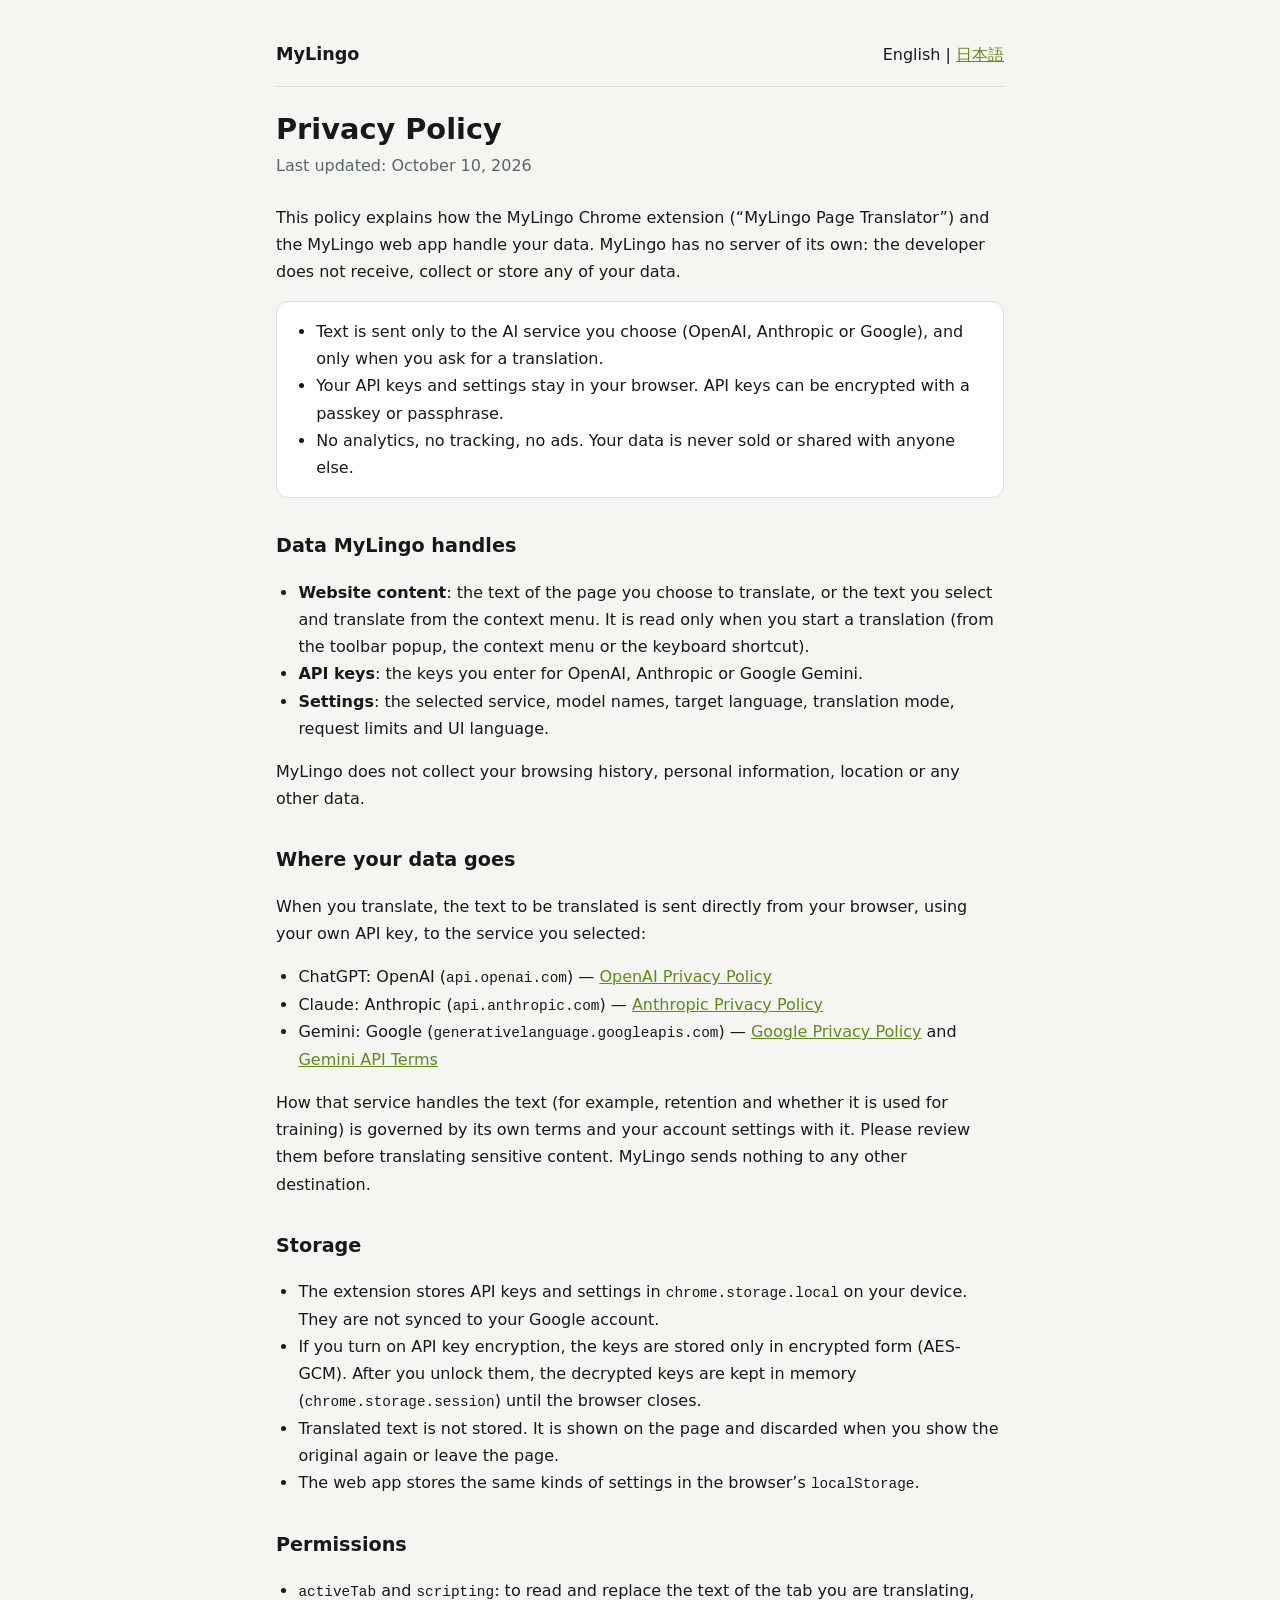
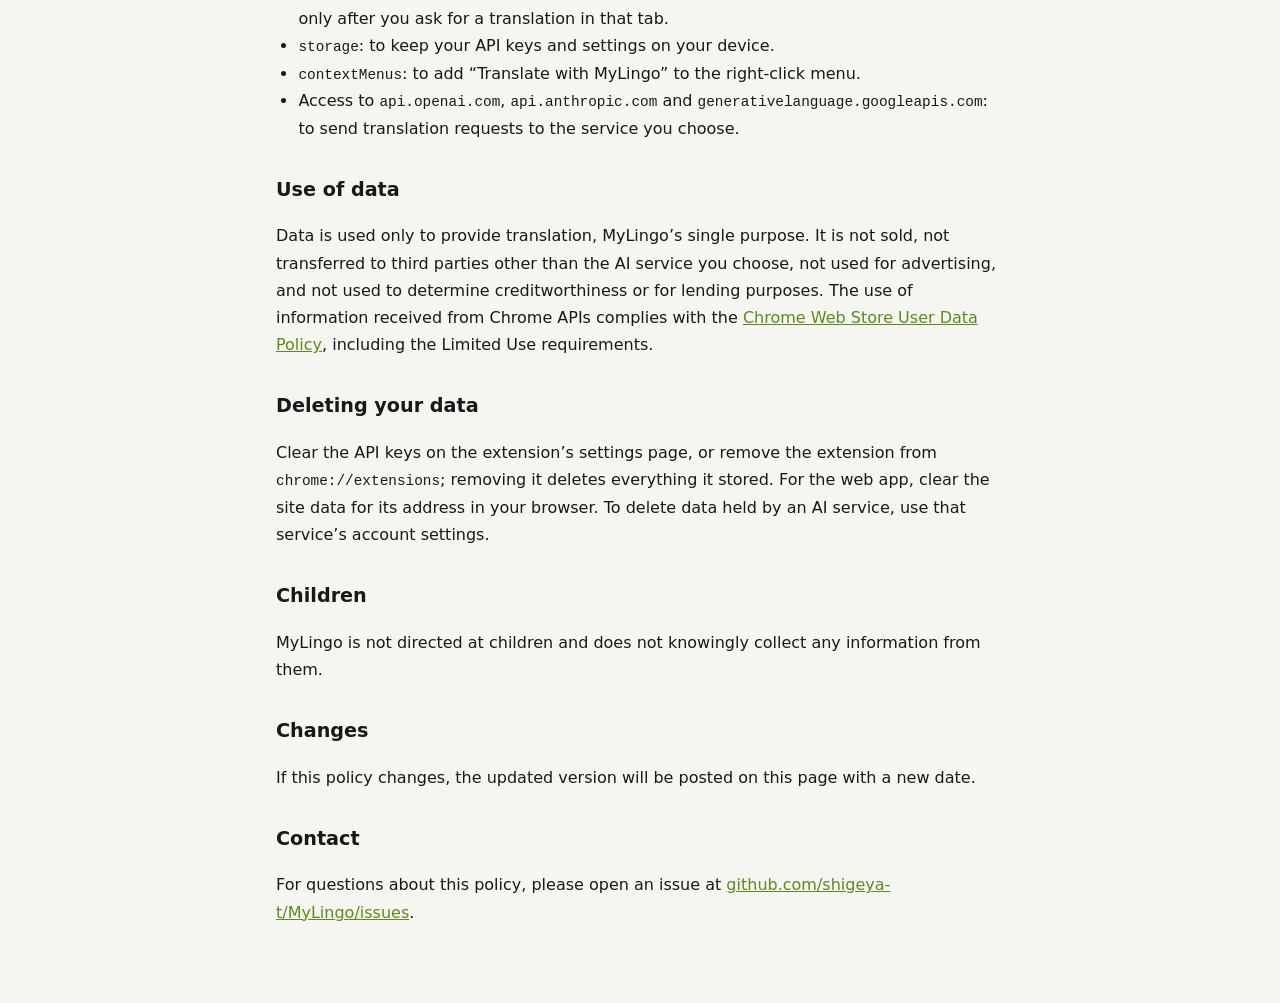
<file: docs/privacy/index.html>
<!doctype html>
<html lang="en">
  <head>
    <meta charset="UTF-8" />
    <meta name="viewport" content="width=device-width, initial-scale=1.0" />
    <title>MyLingo Privacy Policy</title>
    <link rel="alternate" hreflang="ja" href="ja.html" />
    <link rel="stylesheet" href="privacy.css" />
  </head>
  <body>
    <main>
      <header>
        <span class="brand">MyLingo</span>
        <nav>English | <a href="ja.html" lang="ja">日本語</a></nav>
      </header>

      <h1>Privacy Policy</h1>
      <p class="updated">Last updated: October 10, 2026</p>

      <p>This policy explains how the MyLingo Chrome extension (“MyLingo Page Translator”) and the MyLingo web app handle your data. MyLingo has no server of its own: the developer does not receive, collect or store any of your data.</p>

      <div class="summary">
        <ul>
          <li>Text is sent only to the AI service you choose (OpenAI, Anthropic or Google), and only when you ask for a translation.</li>
          <li>Your API keys and settings stay in your browser. API keys can be encrypted with a passkey or passphrase.</li>
          <li>No analytics, no tracking, no ads. Your data is never sold or shared with anyone else.</li>
        </ul>
      </div>

      <h2>Data MyLingo handles</h2>
      <ul>
        <li><strong>Website content</strong>: the text of the page you choose to translate, or the text you select and translate from the context menu. It is read only when you start a translation (from the toolbar popup, the context menu or the keyboard shortcut).</li>
        <li><strong>API keys</strong>: the keys you enter for OpenAI, Anthropic or Google Gemini.</li>
        <li><strong>Settings</strong>: the selected service, model names, target language, translation mode, request limits and UI language.</li>
      </ul>
      <p>MyLingo does not collect your browsing history, personal information, location or any other data.</p>

      <h2>Where your data goes</h2>
      <p>When you translate, the text to be translated is sent directly from your browser, using your own API key, to the service you selected:</p>
      <ul>
        <li>ChatGPT: OpenAI (<code>api.openai.com</code>) — <a href="https://openai.com/policies/privacy-policy/">OpenAI Privacy Policy</a></li>
        <li>Claude: Anthropic (<code>api.anthropic.com</code>) — <a href="https://www.anthropic.com/legal/privacy">Anthropic Privacy Policy</a></li>
        <li>Gemini: Google (<code>generativelanguage.googleapis.com</code>) — <a href="https://policies.google.com/privacy">Google Privacy Policy</a> and <a href="https://ai.google.dev/gemini-api/terms">Gemini API Terms</a></li>
      </ul>
      <p>How that service handles the text (for example, retention and whether it is used for training) is governed by its own terms and your account settings with it. Please review them before translating sensitive content. MyLingo sends nothing to any other destination.</p>

      <h2>Storage</h2>
      <ul>
        <li>The extension stores API keys and settings in <code>chrome.storage.local</code> on your device. They are not synced to your Google account.</li>
        <li>If you turn on API key encryption, the keys are stored only in encrypted form (AES-GCM). After you unlock them, the decrypted keys are kept in memory (<code>chrome.storage.session</code>) until the browser closes.</li>
        <li>Translated text is not stored. It is shown on the page and discarded when you show the original again or leave the page.</li>
        <li>The web app stores the same kinds of settings in the browser’s <code>localStorage</code>.</li>
      </ul>

      <h2>Permissions</h2>
      <ul>
        <li><code>activeTab</code> and <code>scripting</code>: to read and replace the text of the tab you are translating, only after you ask for a translation in that tab.</li>
        <li><code>storage</code>: to keep your API keys and settings on your device.</li>
        <li><code>contextMenus</code>: to add “Translate with MyLingo” to the right-click menu.</li>
        <li>Access to <code>api.openai.com</code>, <code>api.anthropic.com</code> and <code>generativelanguage.googleapis.com</code>: to send translation requests to the service you choose.</li>
      </ul>

      <h2>Use of data</h2>
      <p>Data is used only to provide translation, MyLingo’s single purpose. It is not sold, not transferred to third parties other than the AI service you choose, not used for advertising, and not used to determine creditworthiness or for lending purposes. The use of information received from Chrome APIs complies with the <a href="https://developer.chrome.com/docs/webstore/program-policies/policies">Chrome Web Store User Data Policy</a>, including the Limited Use requirements.</p>

      <h2>Deleting your data</h2>
      <p>Clear the API keys on the extension’s settings page, or remove the extension from <code>chrome://extensions</code>; removing it deletes everything it stored. For the web app, clear the site data for its address in your browser. To delete data held by an AI service, use that service’s account settings.</p>

      <h2>Children</h2>
      <p>MyLingo is not directed at children and does not knowingly collect any information from them.</p>

      <h2>Changes</h2>
      <p>If this policy changes, the updated version will be posted on this page with a new date.</p>

      <h2>Contact</h2>
      <p>For questions about this policy, please open an issue at <a href="https://github.com/shigeya-t/MyLingo/issues">github.com/shigeya-t/MyLingo/issues</a>.</p>
    </main>
  </body>
</html>
</file>
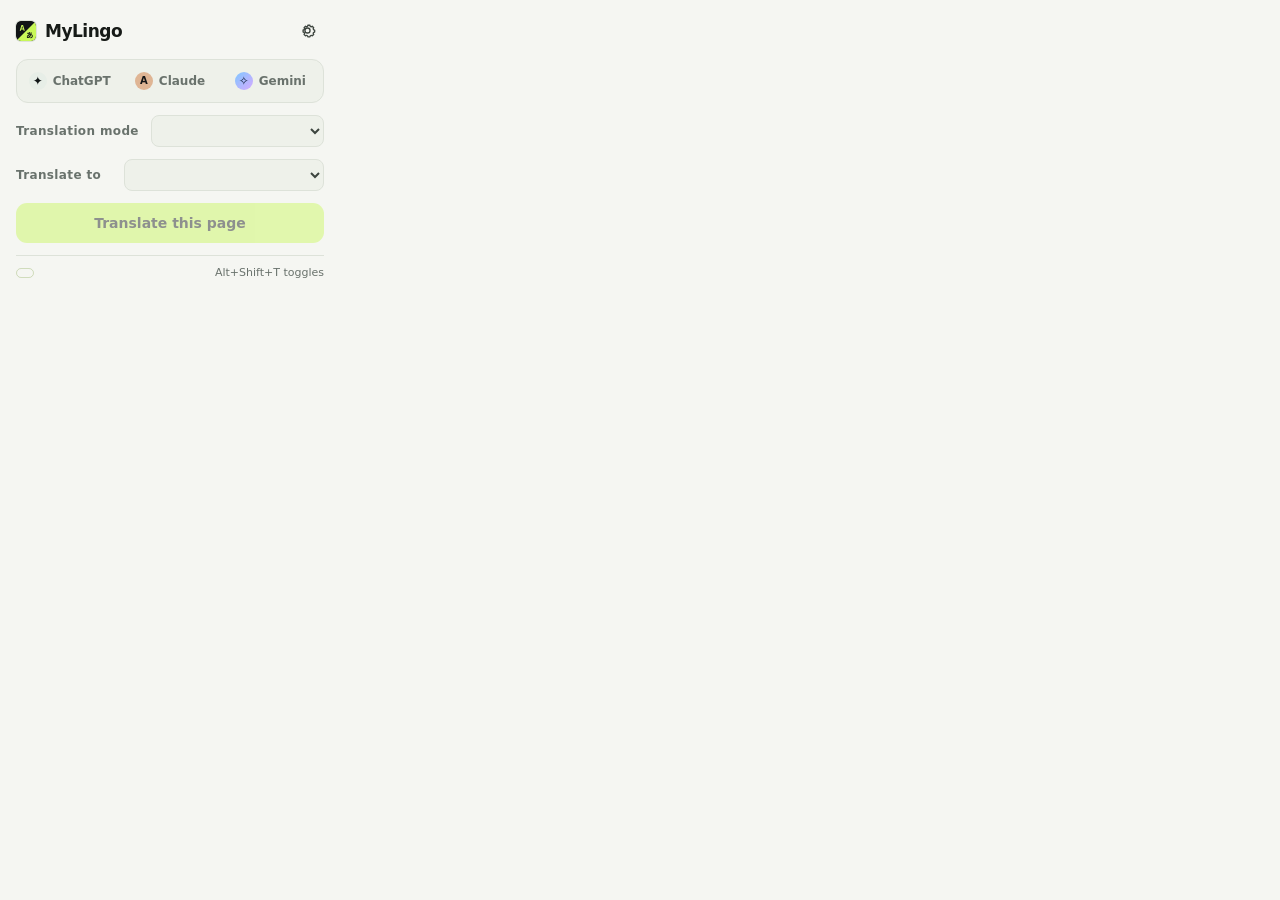
<file: extension/popup.html>
<!doctype html>
<html lang="en">
  <head>
    <meta charset="UTF-8" />
    <title>MyLingo</title>
    <link rel="stylesheet" href="ui.css" />
  </head>
  <body class="popup">
    <header class="topbar">
      <span class="brand"><img class="brand-mark" src="icons/icon.svg" alt="" />MyLingo</span>
      <div class="topbar-actions">
      <span id="langSwitch"></span>
      <button class="icon-button" id="openOptions" aria-label="Open settings" title="Settings" data-i18n-attr="aria-label:web.openSettings;title:web.settings">
        <svg viewBox="0 0 24 24" aria-hidden="true"><circle cx="12" cy="12" r="3.2"/><path d="M19.4 15a1.7 1.7 0 0 0 .34 1.88l.06.06-1.8 1.8-.06-.06a1.7 1.7 0 0 0-1.88-.34 1.7 1.7 0 0 0-1.03 1.56V20h-2.55v-.08A1.7 1.7 0 0 0 11.45 18.36a1.7 1.7 0 0 0-1.88.34l-.06.06-1.8-1.8.06-.06A1.7 1.7 0 0 0 8.1 15a1.7 1.7 0 0 0-1.56-1.03h-.08v-2.55h.08A1.7 1.7 0 0 0 8.1 10.4a1.7 1.7 0 0 0-.34-1.88L7.7 8.46l1.8-1.8.06.06a1.7 1.7 0 0 0 1.88.34 1.7 1.7 0 0 0 1.03-1.56v-.08h2.55v.08a1.7 1.7 0 0 0 1.03 1.56 1.7 1.7 0 0 0 1.88-.34l.06-.06 1.8 1.8-.06.06a1.7 1.7 0 0 0-.34 1.88 1.7 1.7 0 0 0 1.56 1.03h.08v2.55h-.08A1.7 1.7 0 0 0 19.4 15Z"/></svg>
      </button>
      </div>
    </header>

    <div class="provider-switcher" role="tablist" aria-label="AI service" data-i18n-attr="aria-label:popup.aiService">
      <button class="provider" data-provider="openai" role="tab"><span class="provider-orb openai">✦</span>ChatGPT</button>
      <button class="provider" data-provider="anthropic" role="tab"><span class="provider-orb anthropic">A</span>Claude</button>
      <button class="provider" data-provider="gemini" role="tab"><span class="provider-orb gemini">✧</span>Gemini</button>
    </div>

    <div class="field-row">
      <label class="field-label" for="modeSelect" data-i18n="mode.label">Translation mode</label>
      <select id="modeSelect" class="select"></select>
    </div>
    <div class="field-row">
      <label class="field-label" for="targetSelect" data-i18n="popup.target">Translate to</label>
      <select id="targetSelect" class="select"></select>
    </div>
    <input id="customTarget" class="model-input custom-target" type="text" placeholder="Language name (e.g. Arabic)" aria-label="Target language name" data-i18n-attr="placeholder:target.customPlaceholder;aria-label:target.customLabel" hidden />

    <input id="unlockPassphrase" class="model-input" type="password" autocomplete="current-password" placeholder="Passphrase" aria-label="Passphrase" data-i18n-attr="placeholder:passphrase;aria-label:passphrase" hidden />
    <button id="actionButton" class="primary-button" disabled>Translate this page</button>
    <div class="progress" id="progress" hidden><span id="progressBar"></span></div>
    <p class="status" id="status" aria-live="polite"></p>

    <footer class="popup-footer"><span id="modelLabel" class="model-label"></span><span data-i18n="popup.shortcut">Alt+Shift+T toggles</span></footer>
    <script src="lib/vault.js"></script>
    <script type="module" src="popup.js"></script>
  </body>
</html>
</file>
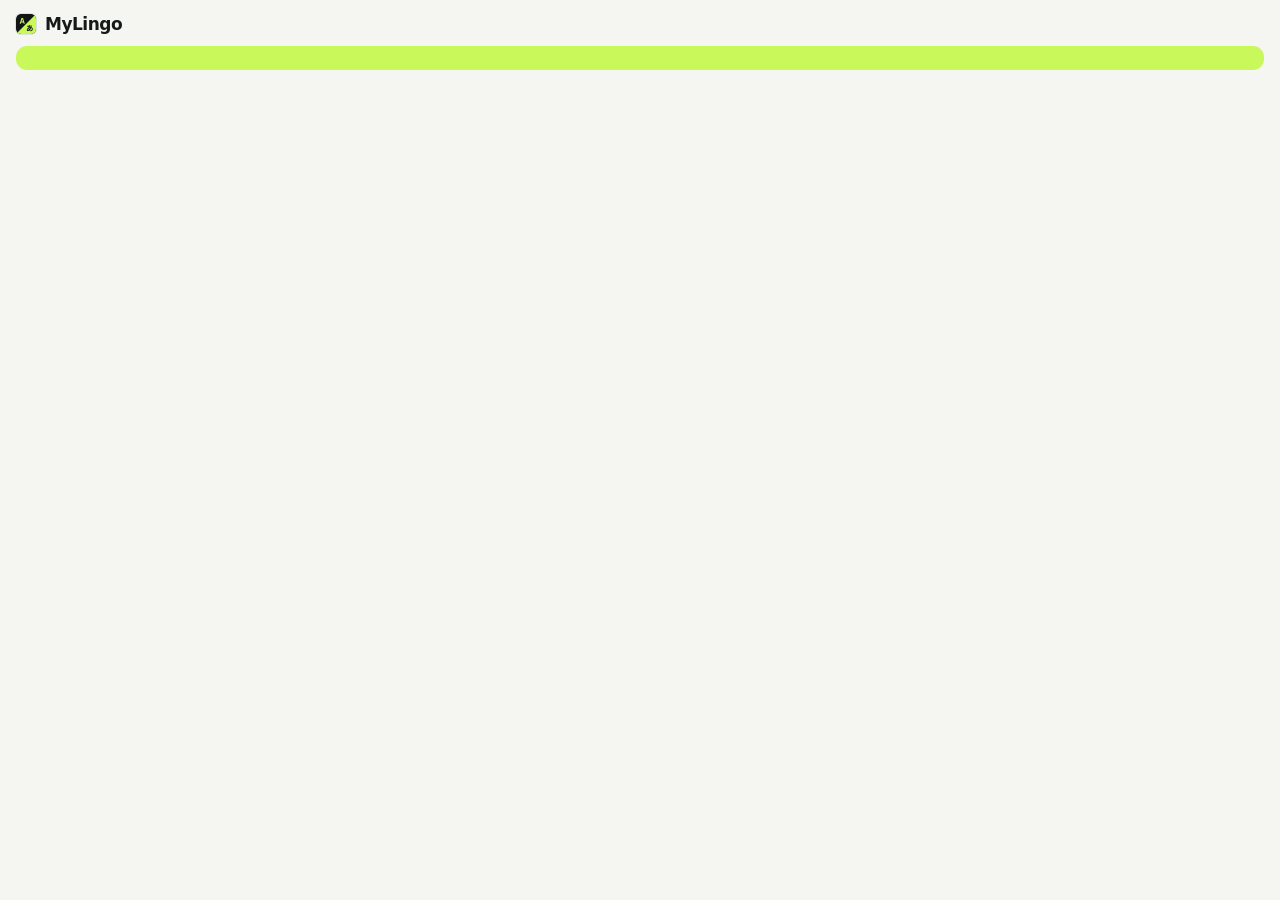
<file: extension/unlock.html>
<!doctype html>
<html lang="en">
  <head>
    <meta charset="UTF-8" />
    <title data-i18n="unlock.pageTitle">Unlock MyLingo</title>
    <link rel="stylesheet" href="ui.css" />
  </head>
  <body class="popup unlock-window">
    <header class="topbar">
      <span class="brand"><img class="brand-mark" src="icons/icon.svg" alt="" />MyLingo</span>
    </header>
    <p class="status warn" id="message" data-i18n="unlock.message"></p>
    <input id="passphrase" class="model-input" type="password" autocomplete="current-password" data-i18n-attr="placeholder:passphrase;aria-label:passphrase" hidden />
    <button id="unlockButton" class="primary-button" data-i18n="unlock.button"></button>
    <p class="status error" id="error" role="alert"></p>
    <script src="lib/vault.js"></script>
    <script type="module" src="unlock.js"></script>
  </body>
</html>
</file>
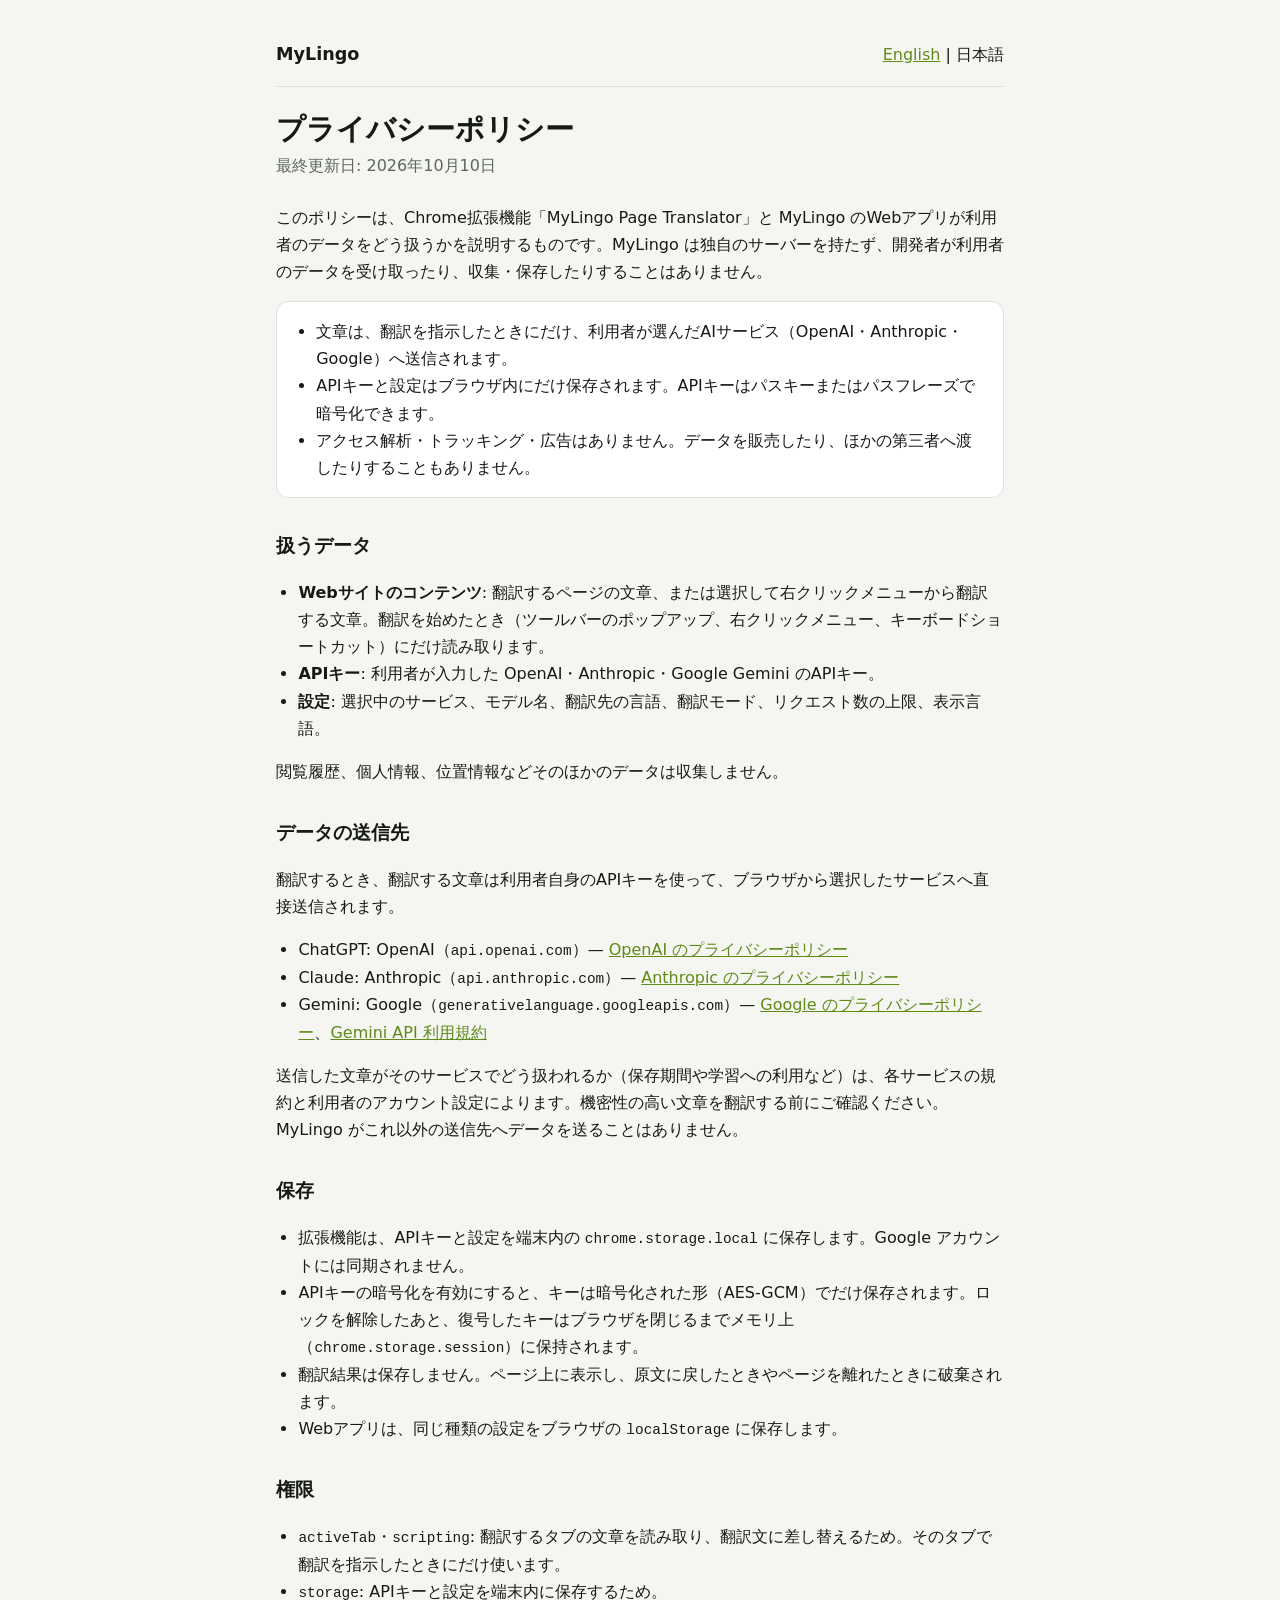
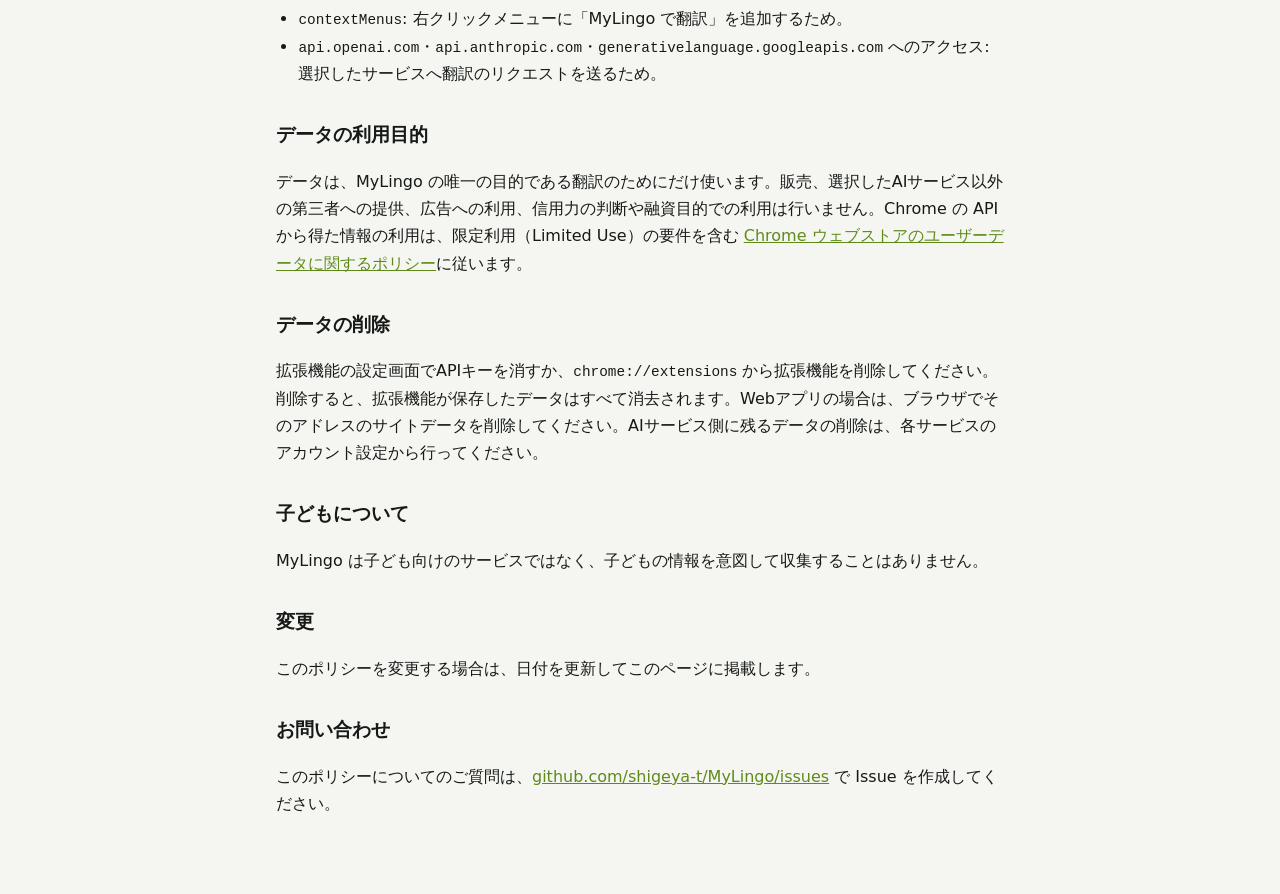
<file: docs/privacy/ja.html>
<!doctype html>
<html lang="ja">
  <head>
    <meta charset="UTF-8" />
    <meta name="viewport" content="width=device-width, initial-scale=1.0" />
    <title>MyLingo プライバシーポリシー</title>
    <link rel="alternate" hreflang="en" href="./" />
    <link rel="stylesheet" href="privacy.css" />
  </head>
  <body>
    <main>
      <header>
        <span class="brand">MyLingo</span>
        <nav><a href="./" lang="en">English</a> | 日本語</nav>
      </header>

      <h1>プライバシーポリシー</h1>
      <p class="updated">最終更新日: 2026年10月10日</p>

      <p>このポリシーは、Chrome拡張機能「MyLingo Page Translator」と MyLingo のWebアプリが利用者のデータをどう扱うかを説明するものです。MyLingo は独自のサーバーを持たず、開発者が利用者のデータを受け取ったり、収集・保存したりすることはありません。</p>

      <div class="summary">
        <ul>
          <li>文章は、翻訳を指示したときにだけ、利用者が選んだAIサービス（OpenAI・Anthropic・Google）へ送信されます。</li>
          <li>APIキーと設定はブラウザ内にだけ保存されます。APIキーはパスキーまたはパスフレーズで暗号化できます。</li>
          <li>アクセス解析・トラッキング・広告はありません。データを販売したり、ほかの第三者へ渡したりすることもありません。</li>
        </ul>
      </div>

      <h2>扱うデータ</h2>
      <ul>
        <li><strong>Webサイトのコンテンツ</strong>: 翻訳するページの文章、または選択して右クリックメニューから翻訳する文章。翻訳を始めたとき（ツールバーのポップアップ、右クリックメニュー、キーボードショートカット）にだけ読み取ります。</li>
        <li><strong>APIキー</strong>: 利用者が入力した OpenAI・Anthropic・Google Gemini のAPIキー。</li>
        <li><strong>設定</strong>: 選択中のサービス、モデル名、翻訳先の言語、翻訳モード、リクエスト数の上限、表示言語。</li>
      </ul>
      <p>閲覧履歴、個人情報、位置情報などそのほかのデータは収集しません。</p>

      <h2>データの送信先</h2>
      <p>翻訳するとき、翻訳する文章は利用者自身のAPIキーを使って、ブラウザから選択したサービスへ直接送信されます。</p>
      <ul>
        <li>ChatGPT: OpenAI（<code>api.openai.com</code>）— <a href="https://openai.com/policies/privacy-policy/">OpenAI のプライバシーポリシー</a></li>
        <li>Claude: Anthropic（<code>api.anthropic.com</code>）— <a href="https://www.anthropic.com/legal/privacy">Anthropic のプライバシーポリシー</a></li>
        <li>Gemini: Google（<code>generativelanguage.googleapis.com</code>）— <a href="https://policies.google.com/privacy?hl=ja">Google のプライバシーポリシー</a>、<a href="https://ai.google.dev/gemini-api/terms">Gemini API 利用規約</a></li>
      </ul>
      <p>送信した文章がそのサービスでどう扱われるか（保存期間や学習への利用など）は、各サービスの規約と利用者のアカウント設定によります。機密性の高い文章を翻訳する前にご確認ください。MyLingo がこれ以外の送信先へデータを送ることはありません。</p>

      <h2>保存</h2>
      <ul>
        <li>拡張機能は、APIキーと設定を端末内の <code>chrome.storage.local</code> に保存します。Google アカウントには同期されません。</li>
        <li>APIキーの暗号化を有効にすると、キーは暗号化された形（AES-GCM）でだけ保存されます。ロックを解除したあと、復号したキーはブラウザを閉じるまでメモリ上（<code>chrome.storage.session</code>）に保持されます。</li>
        <li>翻訳結果は保存しません。ページ上に表示し、原文に戻したときやページを離れたときに破棄されます。</li>
        <li>Webアプリは、同じ種類の設定をブラウザの <code>localStorage</code> に保存します。</li>
      </ul>

      <h2>権限</h2>
      <ul>
        <li><code>activeTab</code>・<code>scripting</code>: 翻訳するタブの文章を読み取り、翻訳文に差し替えるため。そのタブで翻訳を指示したときにだけ使います。</li>
        <li><code>storage</code>: APIキーと設定を端末内に保存するため。</li>
        <li><code>contextMenus</code>: 右クリックメニューに「MyLingo で翻訳」を追加するため。</li>
        <li><code>api.openai.com</code>・<code>api.anthropic.com</code>・<code>generativelanguage.googleapis.com</code> へのアクセス: 選択したサービスへ翻訳のリクエストを送るため。</li>
      </ul>

      <h2>データの利用目的</h2>
      <p>データは、MyLingo の唯一の目的である翻訳のためにだけ使います。販売、選択したAIサービス以外の第三者への提供、広告への利用、信用力の判断や融資目的での利用は行いません。Chrome の API から得た情報の利用は、限定利用（Limited Use）の要件を含む <a href="https://developer.chrome.com/docs/webstore/program-policies/policies?hl=ja">Chrome ウェブストアのユーザーデータに関するポリシー</a>に従います。</p>

      <h2>データの削除</h2>
      <p>拡張機能の設定画面でAPIキーを消すか、<code>chrome://extensions</code> から拡張機能を削除してください。削除すると、拡張機能が保存したデータはすべて消去されます。Webアプリの場合は、ブラウザでそのアドレスのサイトデータを削除してください。AIサービス側に残るデータの削除は、各サービスのアカウント設定から行ってください。</p>

      <h2>子どもについて</h2>
      <p>MyLingo は子ども向けのサービスではなく、子どもの情報を意図して収集することはありません。</p>

      <h2>変更</h2>
      <p>このポリシーを変更する場合は、日付を更新してこのページに掲載します。</p>

      <h2>お問い合わせ</h2>
      <p>このポリシーについてのご質問は、<a href="https://github.com/shigeya-t/MyLingo/issues">github.com/shigeya-t/MyLingo/issues</a> で Issue を作成してください。</p>
    </main>
  </body>
</html>
</file>
<file: docs/privacy/privacy.css>
:root { color-scheme:light; --bg:#f5f6f2; --surface:#ffffff; --line:#dde2d9; --text:#161a17; --muted:#5c6660; --accent:#5f8a1a; }
@media (prefers-color-scheme: dark) { :root { color-scheme:dark; --bg:#111516; --surface:#171c1d; --line:#2a3233; --text:#edf0ea; --muted:#8f9894; --accent:#c8f859; } }
* { box-sizing:border-box; }
body { margin:0; background:var(--bg); color:var(--text); font-family:system-ui,-apple-system,"Segoe UI","Hiragino Sans","Noto Sans JP",sans-serif; line-height:1.7; }
main { max-width:760px; margin:0 auto; padding:40px 16px 64px; }
header { display:flex; justify-content:space-between; align-items:baseline; gap:16px; flex-wrap:wrap; border-bottom:1px solid var(--line); padding-bottom:16px; margin-bottom:24px; }
.brand { font-weight:800; font-size:1.1rem; }
nav a, a { color:var(--accent); }
h1 { font-size:1.8rem; line-height:1.3; margin:0 0 4px; }
h2 { font-size:1.2rem; margin:32px 0 8px; }
.updated { color:var(--muted); margin:0 0 24px; }
.summary { background:var(--surface); border:1px solid var(--line); border-radius:12px; padding:16px 20px; }
.summary ul { margin:0; padding-left:1.2em; }
ul { padding-left:1.4em; }
code { font-family:ui-monospace,SFMono-Regular,Menlo,monospace; font-size:.9em; overflow-wrap:anywhere; }
</file>
<file: extension/ui.css>
:root { color-scheme:dark; --bg:#111516; --surface:#171c1d; --surface-2:#1c2223; --line:#2a3233; --text:#edf0ea; --text-secondary:#cbd1cd; --muted:#8f9894; --placeholder:#66706d; --chip-bg:#141819; --chip-active-bg:#2a3030; --input-bg:#121617; --input-btn-bg:#202627; --input-btn-text:#aeb5b2; --lime:#c8f859; --lime-dark:#a9d54a; --lime-ink:#c8f859; --lime-border:#c8f85955; --warn:#f5c26b; --error:#ff8f8f; }
@media (prefers-color-scheme: light) {
  :root { color-scheme:light; --bg:#f5f6f2; --surface:#ffffff; --surface-2:#eef1ea; --line:#dde2d9; --text:#161a17; --text-secondary:#3d453f; --muted:#69726c; --placeholder:#8a938c; --chip-bg:#eef1ea; --chip-active-bg:#ffffff; --input-bg:#f2f4ef; --input-btn-bg:#e6e9e1; --input-btn-text:#4b5349; --lime-ink:#5f8a1a; --lime-border:#5f8a1a40; --warn:#a46200; --error:#c62828; }
}
* { box-sizing:border-box; }
body { margin:0; color:var(--text); background:var(--bg); font-family:Manrope,"Noto Sans JP","Hiragino Sans","Yu Gothic UI",system-ui,sans-serif; }
button,input,select { font:inherit; } button { color:inherit; cursor:pointer; }

.brand { display:flex; align-items:center; gap:9px; font-size:17px; font-weight:800; letter-spacing:-.5px; }
.brand-mark { width:20px; height:20px; border-radius:5px; display:block; flex:none; box-shadow:0 0 0 1px var(--line); }
.icon-button { border:1px solid transparent; background:transparent; border-radius:9px; padding:6px; display:grid; place-items:center; color:var(--text-secondary); } .icon-button:hover { background:var(--surface-2); border-color:var(--line); } .icon-button svg { width:19px; height:19px; fill:none; stroke:currentColor; stroke-width:1.7; stroke-linecap:round; stroke-linejoin:round; }
.provider-orb { width:18px; height:18px; display:grid; place-items:center; border-radius:50%; font-size:12px; line-height:1; flex:none; } .openai{color:#101516;background:#e7eee7}.anthropic{color:#151617;background:#dfb594;font-size:10px}.gemini{color:#152140;background:linear-gradient(135deg,#80c7ff,#d6aaff)}
.field-label { display:block; color:var(--muted); font-size:12px; font-weight:700; letter-spacing:.03em; }
.primary-button { width:100%; border:0; border-radius:11px; padding:12px; background:var(--lime); color:#111516; font-weight:800; font-size:14px; transition:.2s; } .primary-button:hover { background:var(--lime-dark); } .primary-button:disabled { opacity:.45; cursor:not-allowed; }
.model-label { font-family:"DM Mono",ui-monospace,monospace; font-size:10px; letter-spacing:.06em; color:var(--lime-ink); border:1px solid var(--lime-border); padding:4px 8px; border-radius:99px; max-width:170px; overflow:hidden; text-overflow:ellipsis; white-space:nowrap; }

/* Popup */
.popup { width:340px; padding:14px 16px 12px; display:flex; flex-direction:column; gap:12px; }
.topbar { display:flex; align-items:center; justify-content:space-between; }
.provider-switcher { display:grid; grid-template-columns:repeat(3,1fr); gap:3px; padding:4px; border:1px solid var(--line); border-radius:12px; background:var(--chip-bg); }
.provider { border:0; background:transparent; border-radius:8px; color:var(--muted); display:flex; gap:6px; align-items:center; justify-content:center; padding:8px 4px; font-weight:700; font-size:12px; transition:.2s; } .provider:hover { color:var(--text); } .provider.active { background:var(--chip-active-bg); color:var(--text); box-shadow:0 1px 2px #0005; }
.field-row { display:flex; align-items:center; justify-content:space-between; gap:12px; }
.model-input.custom-target { width:100%; box-sizing:border-box; font-family:inherit; } .custom-target[hidden] { display:none; }
.select { flex:1; max-width:200px; border:1px solid var(--line); background:var(--surface-2); color:var(--text-secondary); font-size:12px; padding:7px 8px; border-radius:8px; }
.progress { height:4px; border-radius:99px; background:var(--surface-2); overflow:hidden; margin-top:-4px; } .progress span { display:block; height:100%; width:0; background:var(--lime); transition:width .3s; }
.status { margin:0; min-height:1em; font-size:12px; line-height:1.6; color:var(--text-secondary); white-space:pre-wrap; word-break:break-word; } .status:empty { display:none; } .status.ok { color:var(--lime-ink); } .status.warn { color:var(--warn); } .status.error { color:var(--error); }
.popup-footer { display:flex; align-items:center; justify-content:space-between; padding-top:10px; border-top:1px solid var(--line); color:var(--muted); font-size:11px; }
.repo-link { margin:16px 0 0; font-size:13px; } .repo-link a { color:var(--lime-ink); text-decoration:none; } .repo-link a:hover { text-decoration:underline; }
.commit-hash { margin:6px 0 0; color:var(--muted); font-family:"DM Mono",ui-monospace,monospace; font-size:10px; opacity:.6; }
.commit-hash:has(span:empty) { display:none; }

/* Options */
.options { min-height:100vh; }
.options-shell { width:min(640px, calc(100% - 32px)); margin:0 auto; padding:40px 0 60px; }
.options-head h1 { margin:4px 0 10px; font-size:26px; letter-spacing:-.5px; } .options-head .brand { margin-bottom:28px; }
.eyebrow { margin:0; color:var(--lime-ink); font:700 11px "DM Mono",ui-monospace,monospace; letter-spacing:.12em; }
.settings-description,.security-note { color:var(--muted); font-size:13px; line-height:1.8; } code { font-size:12px; }
.provider-card { margin:18px 0; padding:20px; border:1px solid var(--line); border-radius:16px; background:var(--surface); display:flex; flex-direction:column; gap:8px; }
.provider-card h2 { margin:0 0 6px; display:flex; align-items:center; gap:10px; font-size:16px; } .provider-card .field-label { margin-top:6px; }
.key-field { display:flex; border:1px solid var(--line); border-radius:10px; background:var(--input-bg); overflow:hidden; } .key-field input { flex:1; min-width:0; border:0; outline:0; background:transparent; color:var(--text); padding:11px 12px; } .key-field button { border:0; background:var(--input-btn-bg); color:var(--input-btn-text); padding:0 14px; font-size:12px; font-weight:700; }
.model-input { border:1px solid var(--line); border-radius:10px; background:var(--input-bg); color:var(--text); padding:11px 12px; outline:0; font-family:"DM Mono",ui-monospace,monospace; font-size:13px; } .model-input:focus,.key-field:focus-within { border-color:var(--lime-border); }
input::placeholder { color:var(--placeholder); }
.toast { position:fixed; left:50%; bottom:28px; transform:translate(-50%,20px); opacity:0; pointer-events:none; padding:10px 16px; border-radius:10px; background:var(--text); color:var(--bg); font-size:13px; font-weight:700; transition:.25s; } .toast.show { opacity:1; transform:translate(-50%,0); }
.hint { font-weight:500; color:var(--placeholder); margin-left:6px; letter-spacing:0; }
.vault-status { margin:0 0 4px; font-size:13px; line-height:1.8; color:var(--muted); } .vault-status.ok { color:var(--lime-ink); } .vault-status.warn { color:var(--warn); }
.vault-input { border:1px solid var(--line); border-radius:10px; background:var(--input-bg); color:var(--text); padding:11px 12px; outline:0; font-family:"DM Mono",ui-monospace,monospace; font-size:13px; } .vault-input:focus { border-color:var(--lime-border); }
.vault-buttons { display:flex; flex-wrap:wrap; gap:8px; margin-top:4px; }
.vault-button { border:1px solid var(--line); border-radius:10px; padding:10px 14px; background:var(--input-btn-bg); color:var(--text-secondary); font-size:13px; font-weight:700; } .vault-button.primary { border-color:transparent; background:var(--lime); color:#111516; } .vault-button.primary:hover { background:var(--lime-dark); }
.vault-button:disabled,.vault-link:disabled { opacity:.5; cursor:progress; }
.vault-link { align-self:flex-start; border:0; background:transparent; color:var(--muted); font-size:12px; padding:6px 0 0; text-decoration:underline; }
.vault-error { margin:4px 0 0; color:var(--error); font-size:13px; line-height:1.7; }
#vaultPanel { display:flex; flex-direction:column; gap:8px; }
.vault-options { display:grid; gap:6px; } .vault-option { display:flex; gap:10px; align-items:flex-start; padding:10px 12px; border:1px solid var(--line); border-radius:10px; cursor:pointer; } .vault-option:has(input:checked) { border-color:var(--lime-border); background:var(--input-bg); } .vault-option:has(input:disabled:not(:checked)) { opacity:.5; cursor:not-allowed; }
.vault-option input { margin:3px 0 0; accent-color:var(--lime-ink); } .vault-option strong { display:block; font-size:13px; color:var(--text); } .vault-option small { display:block; font-size:12px; color:var(--muted); line-height:1.6; margin-top:2px; }
.unlock-window { width:auto; } .unlock-window .model-input { width:100%; box-sizing:border-box; }
.topbar-actions { display:flex; align-items:center; gap:6px; }
.lang-switch { display:inline-flex; gap:2px; padding:2px; border:1px solid var(--line); border-radius:8px; background:var(--chip-bg); } .lang-switch button { border:0; background:transparent; color:var(--muted); font:700 10px/1 "DM Mono",ui-monospace,monospace; letter-spacing:.06em; padding:4px 7px; border-radius:6px; } .lang-switch button:hover { color:var(--text); } .lang-switch button[aria-pressed="true"] { background:var(--chip-active-bg); color:var(--text); }
.options-head .topbar { margin-bottom:28px; } .options-head .topbar .brand { margin-bottom:0; }
</file>
